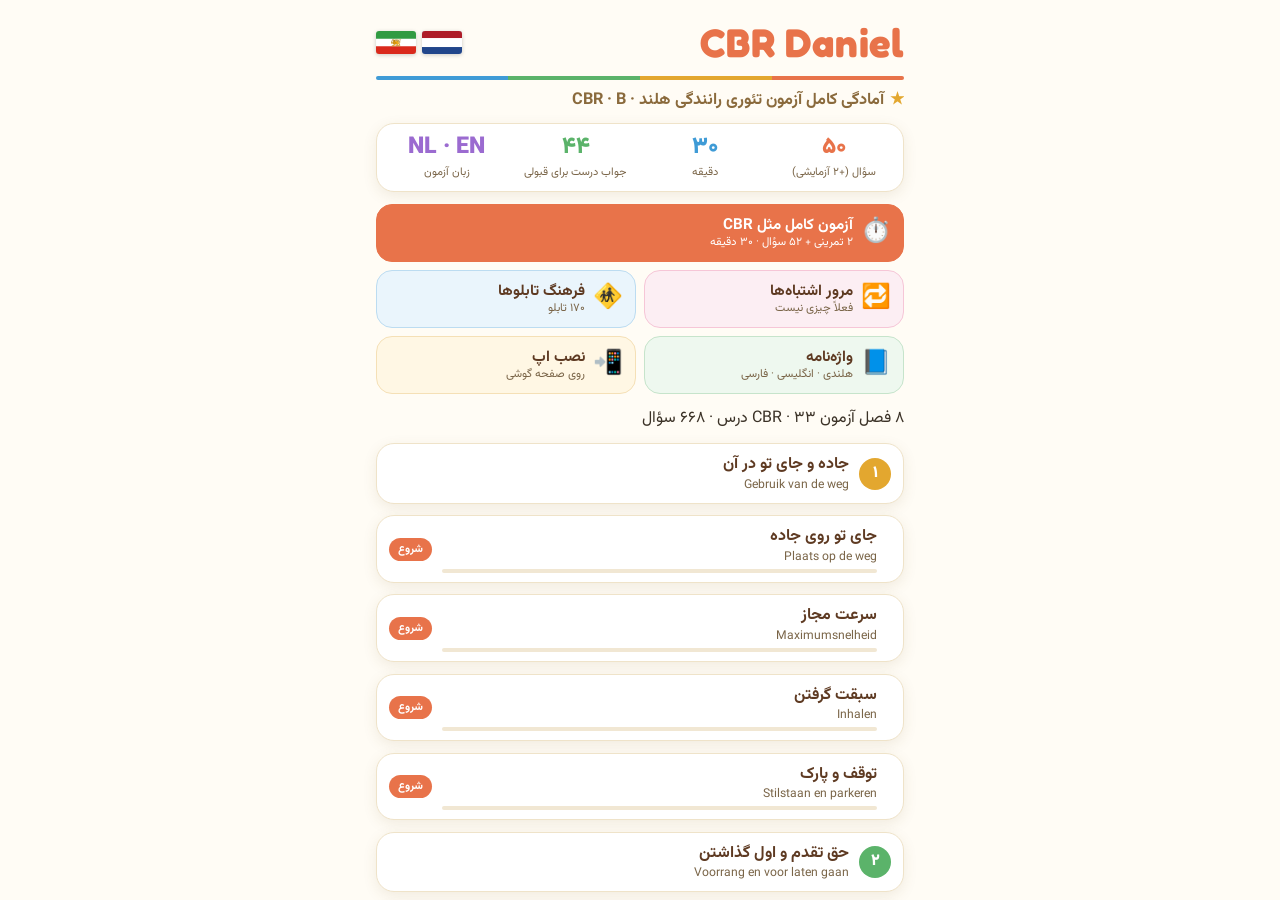
<file: index.html>
<!DOCTYPE html>
<html lang="fa" dir="rtl" translate="no">
  <head>
    <meta charset="utf-8" />
    <meta name="viewport" content="width=device-width, initial-scale=1, viewport-fit=cover, interactive-widget=resizes-content" />
    <meta name="theme-color" content="#FFFCF5" />
    <meta name="apple-mobile-web-app-capable" content="yes" />
    <meta name="mobile-web-app-capable" content="yes" />
    <meta name="application-name" content="CBR Daniel" />
    <meta name="apple-mobile-web-app-title" content="CBR Daniel" />
    <meta name="description" content="CBR Daniel — آمادگی فارسی برای آزمون تئوری رانندگی هلند (CBR، گواهینامه B)." />
    <title>CBR Daniel</title>
    <link rel="manifest" href="manifest.webmanifest" />
    <link rel="apple-touch-icon" sizes="180x180" href="icons/apple-touch-icon.png" />
    <link rel="icon" href="icons/favicon-64.png" type="image/png" />
    <link rel="preload" href="fonts/Vazirmatn-Bold.woff2" as="font" type="font/woff2" crossorigin>
    <link rel="preload" href="fonts/Vazirmatn-Black.woff2" as="font" type="font/woff2" crossorigin>
    <link rel="preload" href="fonts/Fredoka-Bold.woff2" as="font" type="font/woff2" crossorigin>
    <link rel="stylesheet" href="css/styles.css?v=19" />
    <script src="js/install.js?v=19"></script>
  </head>
  <body>
    <div id="app" class="shell"></div>
    <div id="toast" class="toast" role="status" aria-live="polite"></div>
    <noscript><p class="noscript">برای CBR Daniel باید جاوااسکریپت روشن باشد.</p></noscript>
    <script src="js/data/core.js?v=19"></script>
    <script src="js/data/signs.js?v=19"></script>
    <script src="js/data/ch1.js?v=19"></script>
    <script src="js/data/ch2.js?v=19"></script>
    <script src="js/data/ch3.js?v=19"></script>
    <script src="js/data/ch4.js?v=19"></script>
    <script src="js/data/ch5.js?v=19"></script>
    <script src="js/data/ch6.js?v=19"></script>
    <script src="js/data/ch7.js?v=19"></script>
    <script src="js/data/ch8.js?v=19"></script>
    <script src="js/data/audio-index.js?v=19"></script>
    <script src="js/diagram.js?v=19"></script>
    <script src="js/scenes.js?v=19"></script>
    <script src="js/audio.js?v=19"></script>
    <script src="js/app.js?v=19"></script>
  </body>
</html>
</file>
<file: css/styles.css>
@font-face { font-family: Vazirmatn; src: url("../fonts/Vazirmatn-Regular.woff2") format("woff2"); font-weight: 400; font-display: swap; }
@font-face { font-family: Vazirmatn; src: url("../fonts/Vazirmatn-Bold.woff2") format("woff2"); font-weight: 700; font-display: swap; }
@font-face { font-family: Vazirmatn; src: url("../fonts/Vazirmatn-Black.woff2") format("woff2"); font-weight: 900; font-display: swap; }
@font-face { font-family: Fredoka; src: url("../fonts/Fredoka-Bold.woff2") format("woff2"); font-weight: 700; font-display: swap; }

/* Kisti book style: cream page, coral headings, multicolour rule, rounded white cards */
:root {
  --coral: #E8734A; --gold: #E3A72F; --green: #5BB36A; --blue: #3F9BD6; --purple: #9B6BD0; --pink: #E45D8C;
  --brown: #5E3A22; --ink: #3B3227; --mut: #7A6548; --line: #EFE3C9; --paper: #FFFCF5; --card: #FFFFFF; --sub: #8A6A3C;
  --ok: #3E9A50; --okbg: #E7F5EA; --bad: #D65A3A; --badbg: #FCE9E2; --near: #B98317; --nearbg: #FFF3D6;
  --fa: Vazirmatn, Tahoma, sans-serif;
  --r: 18px; --sh: 0 4px 14px rgba(120, 90, 40, .10);
  --g: clamp(6px, 1.25dvh, 12px); --px: 16px;
  --btn-h: clamp(40px, 6.2dvh, 50px);
}
*, *::before, *::after { box-sizing: border-box; }
html, body { height: 100%; overflow: hidden; overscroll-behavior: none; }
html { text-size-adjust: 100%; -webkit-text-size-adjust: 100%; }
body { margin: 0; font-family: var(--fa); color: var(--ink); line-height: 1.7; background: var(--paper); }
button, input { font: inherit; color: inherit; }
button { background: none; border: 0; padding: 0; cursor: pointer; touch-action: manipulation; -webkit-tap-highlight-color: transparent; }
h1, h2, h3, p { margin: 0; }
img { max-width: 100%; display: block; }
.en { direction: ltr; unicode-bidi: isolate; }
.brandf { font-family: Fredoka, var(--fa); }
.shell { height: 100vh; height: 100dvh; max-width: 560px; margin: 0 auto; display: flex; flex-direction: column; overflow: hidden; padding-bottom: env(safe-area-inset-bottom); }
.noscript { padding: 40px; text-align: center; }
.muted { color: var(--mut); font-size: clamp(.78rem, 1.9dvh, .88rem); }

/* page header */
.page-h { flex: none; padding: calc(clamp(8px, 1.8dvh, 16px) + env(safe-area-inset-top)) var(--px) 0; }
.page-h .row { display: flex; align-items: center; gap: 8px; }
.page-h h1 { font-weight: 900; color: var(--coral); font-size: clamp(1.2rem, 3.4dvh, 1.8rem); line-height: 1.3; flex: 1; min-width: 0; white-space: nowrap; overflow: hidden; text-overflow: ellipsis; padding-block: .2em; margin-block: -.2em; }
.page-h h1 .blue { color: var(--blue); }
.page-h h1 .dot { color: var(--gold); font-size: max(.6em, 11px); vertical-align: middle; }
.page-h .brand { font-family: Fredoka, var(--fa); letter-spacing: .02em; font-size: clamp(1.9rem, 5dvh, 2.5rem); }
.pill { display: inline-flex; align-items: center; white-space: nowrap; background: var(--green); color: #fff; font-weight: 700; font-size: .74rem; padding: 2px 10px; border-radius: 99px; line-height: 1.6; }
.pill.gray { background: #E9E0CE; color: var(--mut); } .pill.gold { background: var(--gold); } .pill.blue { background: var(--blue); } .pill.coral { background: var(--coral); }
.rule { display: flex; height: 4px; border-radius: 3px; overflow: hidden; margin: clamp(4px, .9dvh, 8px) 0 clamp(3px, .8dvh, 8px); flex: none; }
.rule i { flex: 1; } .rule i:nth-child(1) { background: var(--coral); } .rule i:nth-child(2) { background: var(--gold); } .rule i:nth-child(3) { background: var(--green); } .rule i:nth-child(4) { background: var(--blue); }
.subt { color: var(--sub); font-weight: 700; font-size: clamp(.86rem, 2.1dvh, 1.02rem); line-height: 1.5; display: flex; gap: 6px; align-items: center; white-space: nowrap; overflow: hidden; }
.subt::before { content: "★"; color: var(--gold); }
.back { flex: none; width: 38px; height: 38px; border-radius: 50%; background: #fff; border: 1.5px solid var(--line); color: var(--mut); font-size: 1.1rem; font-weight: 700; display: grid; place-items: center; }
.flags { display: flex; gap: 6px; align-items: center; flex: none; }
.flag { width: clamp(32px, 5dvh, 40px); height: auto; aspect-ratio: 1050 / 600; object-fit: cover; border-radius: 3px; box-shadow: 0 1px 4px rgba(0,0,0,.2); }
.mini-logo { width: clamp(34px, 5.4dvh, 42px); height: auto; aspect-ratio: 1; border-radius: 11px; }

/* screen body */
.body { flex: 1 1 auto; min-height: 0; display: flex; flex-direction: column; gap: var(--g); padding: var(--g) var(--px); overflow: hidden; }
.body.scroll { overflow-y: auto; -webkit-overflow-scrolling: touch; overscroll-behavior: contain; }
.body.scroll > * { flex: none; }
.credit { color: var(--mut); font-size: .84rem; text-align: center; padding: 4px 0 8px; }
.btnrow { display: flex; gap: 10px; flex: none; }
.btnrow .btn { flex: 1; }
.btn { display: inline-flex; align-items: center; justify-content: center; gap: 8px; min-height: var(--btn-h); padding: 0 14px; border-radius: 14px; font-weight: 700; white-space: nowrap; }
.btn-coral { background: var(--coral); color: #fff; box-shadow: 0 3px 0 #C9552E; }
.btn-gold { background: var(--gold); color: #3B2A08; box-shadow: 0 3px 0 #B98317; }
.btn-blue { background: var(--blue); color: #fff; box-shadow: 0 3px 0 #2A78AE; }

/* ===== Rijwijs ===== */
.page-h .brand { color: var(--coral); }
.ex-facts { display: grid; grid-template-columns: repeat(4, 1fr); gap: 6px; padding: 8px; }
.ex-facts div { text-align: center; line-height: 1.3; }
.ex-facts b { display: block; font-size: clamp(1.15rem, 3.2dvh, 1.45rem); font-weight: 900; color: var(--c); }
.ex-facts span { font-size: .7rem; color: var(--mut); }
.chap { display: flex; align-items: center; gap: 10px; padding: 9px 12px; border-radius: 16px; width: 100%; text-align: right; }
.chap .num { display: inline-grid; place-items: center; width: 32px; height: 32px; border-radius: 50%; background: var(--c); color: #fff; font-weight: 900; flex: none; }
.chap .t { flex: 1; min-width: 0; line-height: 1.45; display: flex; flex-direction: column; }
.chap b { color: var(--brown); }
.chap .d { font-size: .76rem; color: var(--mut); direction: ltr; text-align: right; }
.chap .st { font-size: .7rem; font-weight: 700; padding: 2px 9px; border-radius: 99px; background: #F3EBDB; color: var(--mut); white-space: nowrap; }
.chap.open .st { background: var(--coral); color: #fff; }
.chap.soon { opacity: .55; }
.sub-l { padding-inline-start: 26px; }
.modes { display: grid; grid-template-columns: 1fr 1fr; gap: 10px; flex: 1 1 auto; min-height: 0; grid-auto-rows: 1fr; }
.mode { display: flex; flex-direction: column; align-items: center; justify-content: center; gap: 2px; text-align: center; padding: 8px; border-radius: var(--r); background: var(--cb); border: 1.5px solid color-mix(in srgb, var(--c) 35%, white); box-shadow: var(--sh); line-height: 1.4; min-height: 0; overflow: hidden; }
.mode .ic { font-size: clamp(1.5rem, 4.6dvh, 2.3rem); }
.mode b { color: var(--brown); font-size: clamp(.95rem, 2.4dvh, 1.1rem); font-weight: 900; }
.mode .nl { font-family: Fredoka, var(--fa); color: var(--c); font-size: .78rem; direction: ltr; }
.mode .m { font-size: .72rem; color: var(--mut); }
.lesson-hero { display: flex; gap: 10px; align-items: center; padding: 8px 12px; }
.lesson-hero .scene { width: clamp(64px, 12dvh, 96px); height: auto; flex: none; border-radius: 12px; }
.lesson-hero b { color: var(--brown); font-weight: 900; display: block; }
.lesson-hero .nl { font-family: Fredoka, var(--fa); color: var(--blue); direction: ltr; text-align: right; font-size: .88rem; }

/* card with scene */
.qcard { flex: 1 1 auto; min-height: 0; display: flex; flex-direction: column; padding: 8px 10px; gap: clamp(4px, .9dvh, 8px); overflow: hidden; }
.qtop { flex: none; display: flex; align-items: center; gap: 6px; }
.qtop .ref { margin-inline-start: auto; min-width: 0; overflow: hidden; text-overflow: ellipsis; }
.qtop { min-width: 0; }
.qtop .fmt { flex-shrink: 0; }
.fmt { font-size: .7rem; font-weight: 700; color: var(--blue); background: #E9F4FC; border-radius: 99px; padding: 1px 9px; white-space: nowrap; }
.fmt .en { font-family: Fredoka, var(--fa); }
.ref { font-size: .7rem; font-weight: 700; color: var(--purple); background: #F3ECFB; border-radius: 99px; padding: 1px 9px; white-space: nowrap; }
.stage { flex: 1 1 auto; min-height: 70px; display: flex; justify-content: center; align-items: center; position: relative; }
.scene { direction: ltr; }
.stage .scene { height: 100%; width: 100%; max-height: 100%; border-radius: 14px; }
.scene .hot { cursor: pointer; }
.scene .hot.sel circle, .scene .hot.sel rect { stroke: var(--coral) !important; stroke-width: 4 !important; }
.scene .hot.good rect, .scene .hot.good circle { stroke: var(--ok) !important; stroke-width: 5 !important; }
.scene .hot.wrong rect, .scene .hot.wrong circle { stroke: var(--bad) !important; stroke-width: 5 !important; }
.qtext { flex: none; text-align: center; line-height: 1.5; }
.qtext .fa { font-weight: 900; color: var(--brown); font-size: clamp(.98rem, 2.7dvh, 1.2rem); }
.qtext .nlq { direction: ltr; font-family: Fredoka, var(--fa); color: var(--blue); font-size: clamp(.8rem, 2dvh, .92rem); }
.tchips { display: flex; justify-content: center; gap: 6px; flex-wrap: wrap; }
.tchip { direction: ltr; font-size: .74rem; font-weight: 700; padding: 1px 9px; border-radius: 99px; background: #FFF1EA; color: var(--coral); font-family: Fredoka, var(--fa); }
.tchip.e { background: #E9F4FC; color: var(--blue); }
.ttext { flex: none; font-size: clamp(.88rem, 2.35dvh, 1.02rem); line-height: 1.8; text-align: center; color: var(--ink); }
.ttext b { color: var(--coral); }
.answers { flex: none; display: grid; gap: 8px; }
.answers.two { grid-template-columns: 1fr 1fr; }
.opt { display: flex; align-items: center; gap: 8px; min-height: clamp(42px, 6.6dvh, 54px); padding: 4px 12px; border-radius: 14px; background: #fff; border: 1.5px solid var(--line); box-shadow: 0 2px 0 #EADFC8; text-align: right; line-height: 1.35; width: 100%; }
.opt .k { flex: none; width: 26px; height: 26px; border-radius: 8px; background: #FFF6E3; color: var(--coral); font-weight: 900; display: grid; place-items: center; font-family: Fredoka, var(--fa); }
.opt .l { flex: 1; min-width: 0; display: flex; flex-direction: column; }
.opt .l b { color: var(--brown); font-size: clamp(.9rem, 2.3dvh, 1rem); }
.opt .l small { direction: ltr; text-align: right; font-family: Fredoka, var(--fa); color: var(--mut); font-size: .74rem; }
.opt.on { border-color: var(--coral); background: #FFF1EA; }
.opt.ok { background: var(--okbg); border-color: #BFE3C6; } .opt.ok .k { background: var(--ok); color: #fff; }
.opt.bad { background: var(--badbg); border-color: #F2C1B2; animation: shake .35s; } .opt.bad .k { background: var(--bad); color: #fff; }
@keyframes shake { 25% { transform: translateX(-5px); } 75% { transform: translateX(5px); } }
.keypad { direction: ltr; display: grid; grid-template-columns: repeat(5, 1fr); gap: 6px; }
.keypad button { min-height: clamp(34px, 5.4dvh, 44px); border-radius: 12px; background: #fff; border: 1.5px solid var(--line); font-weight: 900; font-size: 1.1rem; color: var(--brown); font-family: Fredoka, var(--fa); }
.numrow { display: flex; gap: 8px; align-items: center; }
.numbox { flex: 1; min-height: clamp(38px, 6dvh, 48px); border-radius: 12px; border: 2px dashed var(--gold); display: grid; place-items: center; font-family: Fredoka, var(--fa); font-size: 1.4rem; color: var(--brown); background: #FFFDF5; }
.hint { text-align: center; font-size: .8rem; color: var(--mut); }
.expl { flex: none; border-radius: 16px; padding: 8px 12px; line-height: 1.75; font-size: clamp(.86rem, 2.3dvh, 1rem); position: relative; overflow: hidden; }
.expl.good { background: var(--okbg); border: 1.5px solid #BFE3C6; }
.expl.badx { background: var(--badbg); border: 1.5px solid #F2C1B2; }
.expl h3 { font-size: 1.02rem; font-weight: 900; display: flex; align-items: center; gap: 6px; }
.expl.good h3 { color: var(--ok); } .expl.badx h3 { color: var(--bad); }
.expl .ref { margin-inline-start: auto; font-size: .68rem; }
.auto { flex: none; height: 5px; border-radius: 99px; background: #F1E7D3; overflow: hidden; }
.auto i { display: block; height: 100%; width: 0; background: linear-gradient(90deg, var(--gold), var(--coral)); }
.auto.run i { animation: fill var(--t, 6s) linear forwards; }
.auto.paused i { animation-play-state: paused; }
@keyframes fill { to { width: 100%; } }
.navrow { flex: none; display: flex; gap: 8px; align-items: center; }
.navrow .btn { flex: 1; }
.navrow .sm { flex: none; width: var(--btn-h); padding: 0; }
.tmr { font-family: Fredoka, var(--fa); font-weight: 700; color: var(--coral); direction: ltr; }
.drive { animation: drive var(--du) cubic-bezier(.3,.1,.6,1) var(--dl) both; }
@keyframes drive { from { transform: translate(0, var(--dy)); opacity: 0; } 12% { opacity: 1; } to { transform: translate(0, 0); opacity: 1; } }
.arrowin { animation: fade .3s 3.3s both; }
@keyframes fade { from { opacity: 0; } to { opacity: 1; } }
.fadein { animation: fade .35s ease both; }
.result { flex: 1 1 auto; min-height: 0; display: flex; flex-direction: column; align-items: center; justify-content: center; gap: clamp(6px, 1.4dvh, 14px); text-align: center; padding: 12px; }
.result .big { font-family: Fredoka, var(--fa); font-size: clamp(2.6rem, 9dvh, 4rem); line-height: 1; color: var(--coral); direction: ltr; }
.result .v { font-weight: 900; font-size: 1.2rem; }
.result .v.ok { color: var(--ok); } .result .v.no { color: var(--bad); }
.wchips { display: flex; flex-wrap: wrap; gap: 6px; justify-content: center; }
.wchips span { background: var(--badbg); color: var(--bad); font-weight: 900; border-radius: 99px; padding: 1px 10px; font-size: .82rem; }
.toast { position: fixed; left: 50%; bottom: calc(24px + env(safe-area-inset-bottom)); transform: translate(-50%, 20px); background: var(--brown); color: #fff; padding: 8px 16px; border-radius: 14px; font-size: .9rem; opacity: 0; pointer-events: none; transition: .25s; z-index: 60; max-width: 90vw; text-align: center; }
.toast.on { opacity: 1; transform: translate(-50%, 0); }
.installb { font-size: .74rem; font-weight: 700; color: var(--coral); background: #FFF1EA; border-radius: 99px; padding: 3px 10px; white-space: nowrap; }
.expl .right { font-weight: 700; color: var(--brown); }
.prog .tmr { background: #FFF1EA; border-radius: 99px; padding: 0 10px; }

/* ===== CBR Daniel (full app) ===== */
.card { background: var(--card); border: 1.5px solid var(--line); border-radius: var(--r); box-shadow: var(--sh); }
.c1 { --c: var(--coral); --cb: #FFF3EC; } .c2 { --c: var(--gold); --cb: #FFF7E4; } .c3 { --c: var(--green); --cb: #EEF8EF; }
.c4 { --c: var(--blue); --cb: #EAF5FC; } .c5 { --c: var(--purple); --cb: #F4EEFB; } .c6 { --c: var(--pink); --cb: #FCEEF3; }
.blink { animation: blink .8s steps(2, start) infinite; } @keyframes blink { to { visibility: hidden; } }
.homebtns { display: grid; grid-template-columns: 1fr 1fr; gap: 8px; }
.hb { display: flex; align-items: center; gap: 8px; padding: 10px 12px; border-radius: 16px; background: var(--cb); border: 1.5px solid color-mix(in srgb, var(--c) 35%, white); text-align: right; line-height: 1.35; }
.hb .ic { font-size: 1.5rem; flex: none; } .hb b { color: var(--brown); display: block; font-size: .95rem; } .hb small { color: var(--mut); font-size: .72rem; display: block; }
.hb.big { grid-column: 1 / -1; background: var(--coral); border-color: var(--coral); } .hb.big b, .hb.big small { color: #fff; }
.chap .done { color: var(--ok); font-weight: 900; }
.chap .pbar { display: block; height: 4px; border-radius: 4px; background: #F1E7D3; margin-top: 3px; overflow: hidden; } .chap .pbar i { display: block; height: 100%; background: var(--c, var(--coral)); }
.lstats { display: flex; gap: 6px; justify-content: center; flex-wrap: wrap; }
.lstats span { font-size: .74rem; background: #F6EEDD; color: var(--mut); border-radius: 99px; padding: 1px 9px; font-weight: 700; }
.lstats span.ok { background: var(--okbg); color: var(--ok); }
.slist { display: grid; grid-template-columns: repeat(auto-fill, minmax(96px, 1fr)); gap: 8px; }
.sitem { display: flex; flex-direction: column; align-items: center; gap: 3px; padding: 8px 4px; border-radius: 14px; background: #fff; border: 1.5px solid var(--line); text-align: center; line-height: 1.3; }
.sitem img { width: 54px; height: 54px; object-fit: contain; } .sitem b { font-family: Fredoka, var(--fa); color: var(--coral); font-size: .8rem; } .sitem small { font-size: .7rem; color: var(--ink); display: -webkit-box; -webkit-line-clamp: 2; -webkit-box-orient: vertical; overflow: hidden; }
.chips { display: flex; gap: 6px; overflow-x: auto; flex: none; padding-bottom: 2px; } .chips button { flex: none; font-size: .76rem; font-weight: 700; padding: 3px 11px; border-radius: 99px; background: #F3EBDB; color: var(--mut); white-space: nowrap; } .chips button.on { background: var(--coral); color: #fff; }
.sdetail { flex: 1 1 auto; min-height: 0; display: flex; flex-direction: column; align-items: center; justify-content: center; gap: 10px; text-align: center; padding: 14px; }
.sdetail img { width: min(56vw, 34dvh); height: min(56vw, 34dvh); object-fit: contain; }
.sdetail .code { font-family: Fredoka, var(--fa); color: var(--coral); font-size: 1.4rem; } .sdetail .fa { font-weight: 900; color: var(--brown); font-size: 1.15rem; line-height: 1.6; } .sdetail .nl { direction: ltr; color: var(--blue); font-family: Fredoka, var(--fa); font-size: .9rem; }
.search { flex: none; width: 100%; min-height: 42px; border-radius: 14px; border: 1.5px solid var(--line); padding: 0 14px; background: #fff; font-size: 1rem; }
.gitem { padding: 8px 12px; border-radius: 14px; background: #fff; border: 1.5px solid var(--line); line-height: 1.5; }
.gitem .nl { direction: ltr; text-align: right; font-family: Fredoka, var(--fa); color: var(--coral); font-weight: 700; } .gitem .en { color: var(--blue); font-size: .8rem; font-family: Fredoka, var(--fa); } .gitem .fa { color: var(--ink); font-size: .9rem; }
.xrules { flex: 1 1 auto; min-height: 0; display: flex; flex-direction: column; gap: 8px; padding: 12px; justify-content: center; }
.xrules li { margin-bottom: 4px; line-height: 1.7; } .xrules ul { margin: 0; padding-inline-start: 20px; }
.brk { width: 100%; display: grid; gap: 4px; } .brk div { display: flex; align-items: center; gap: 6px; font-size: .8rem; } .brk .n { flex: 1; text-align: right; color: var(--ink); white-space: nowrap; overflow: hidden; text-overflow: ellipsis; } .brk .b { width: 34%; height: 8px; border-radius: 8px; background: #F1E7D3; overflow: hidden; } .brk .b i { display: block; height: 100%; background: var(--green); } .brk .s { font-family: Fredoka, var(--fa); width: 42px; text-align: left; direction: ltr; }
.warm { font-size: .7rem; font-weight: 700; color: #fff; background: var(--gold); border-radius: 99px; padding: 1px 9px; }
</file>
